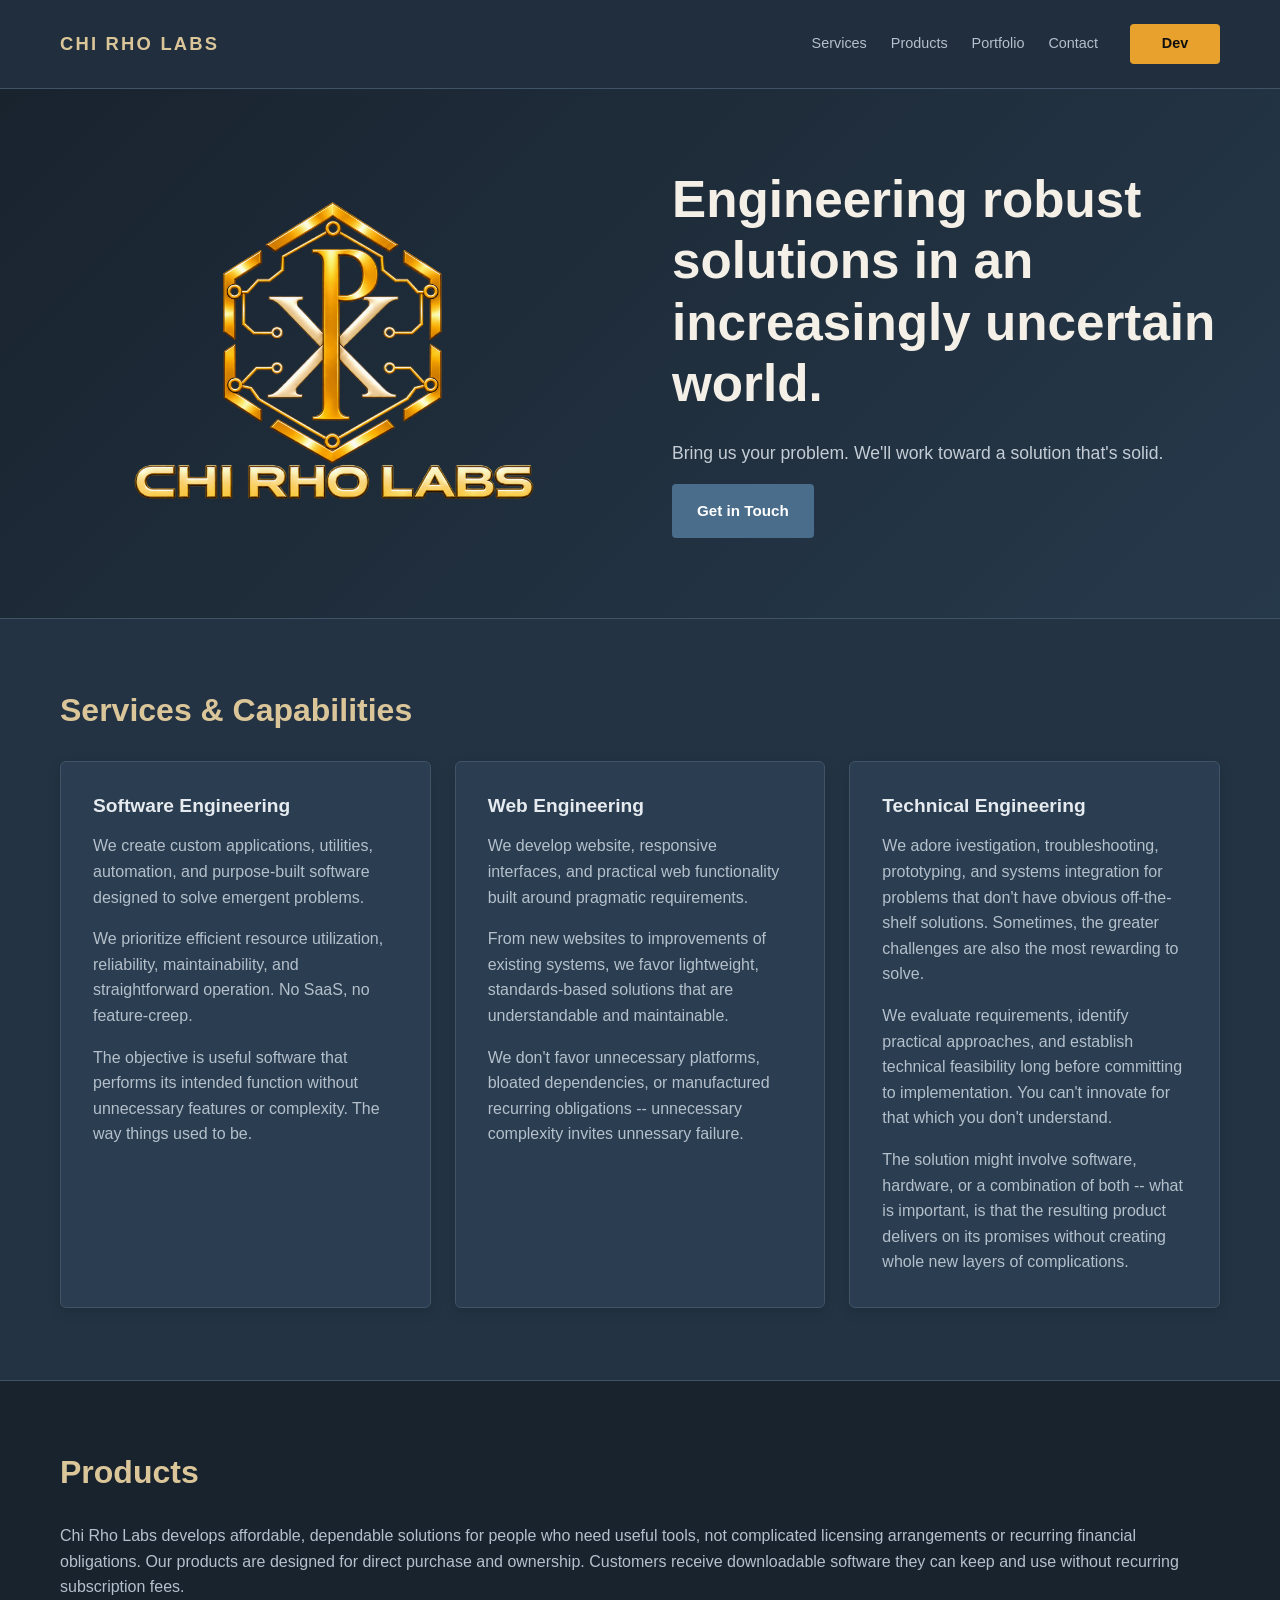
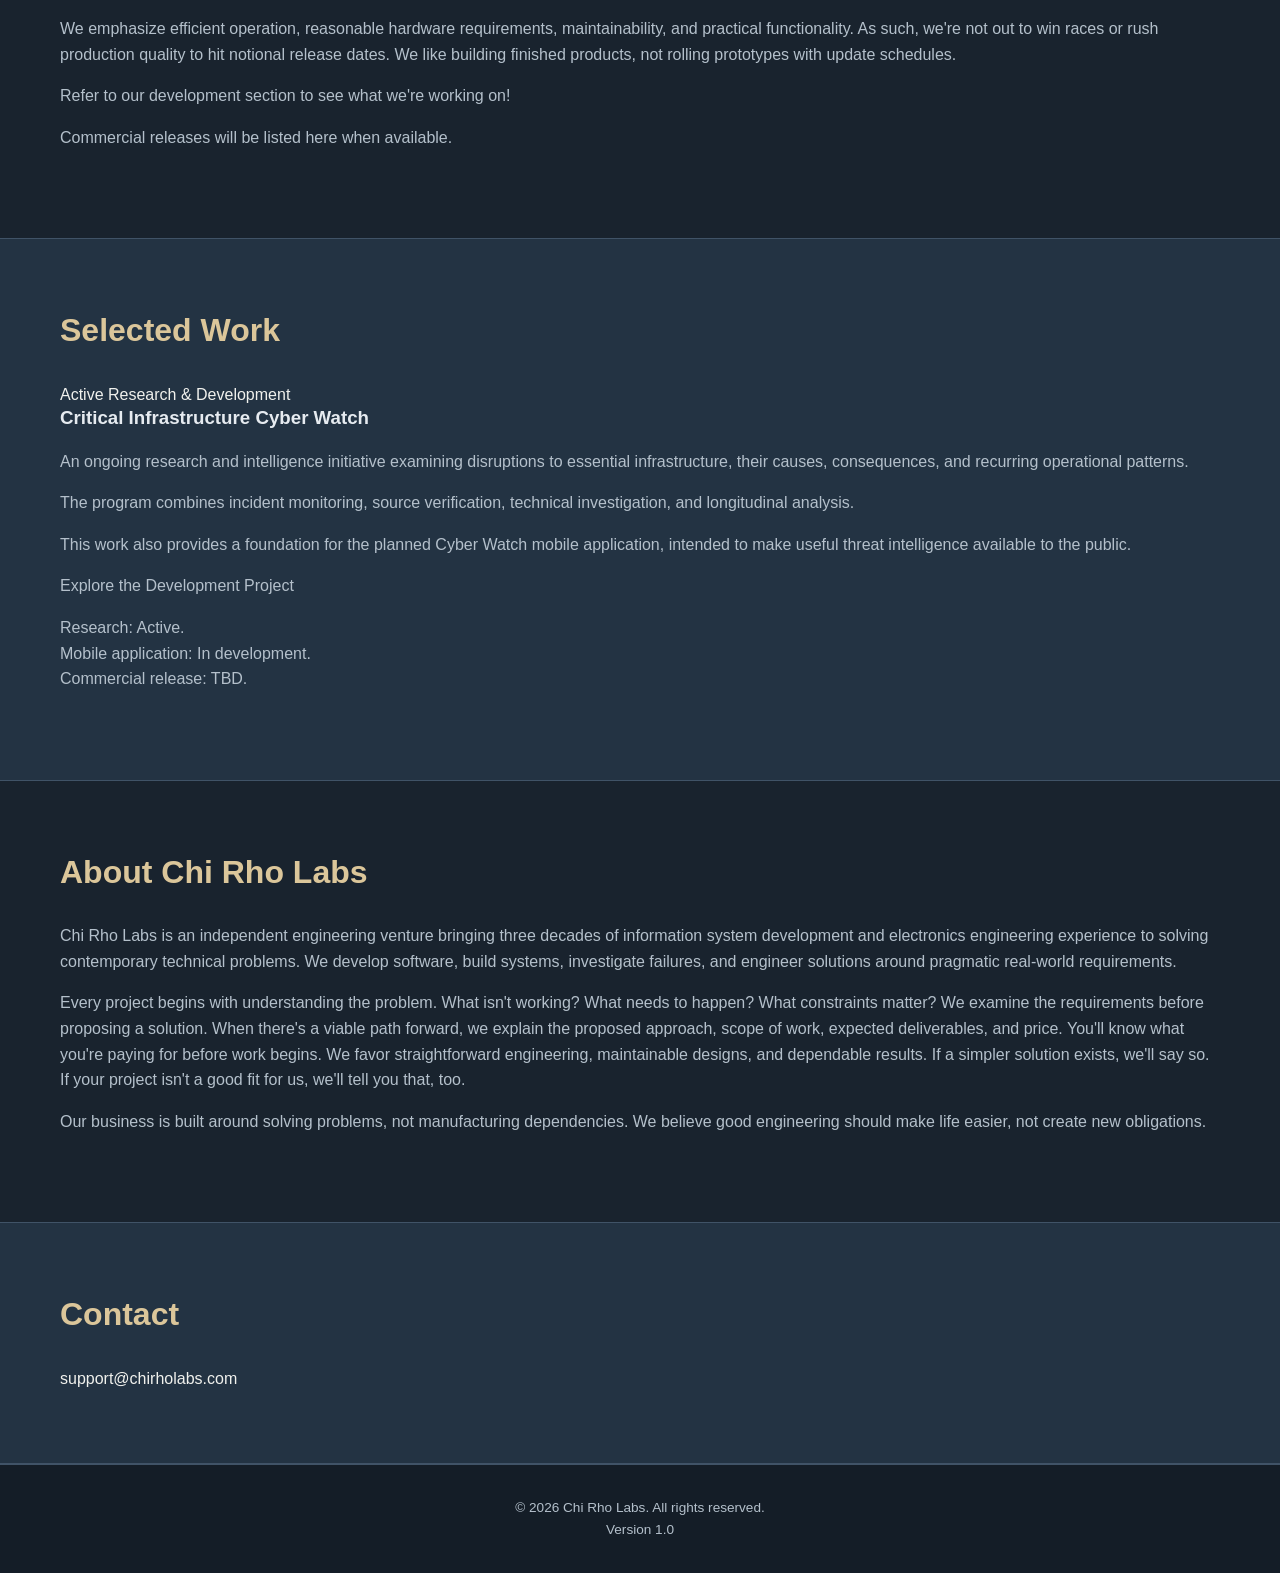
<file: index.html>
<!DOCTYPE html>
<!-- Copyright 2026 Chi Rho Labs
     Please report website deficiencies to:
     support@chirholabs.com
-->
<html lang="en">
<head>
    <meta charset="UTF-8">
    <meta name="viewport" content="width=device-width, initial-scale=1.0">
    <meta name="description" content="Chi Rho Labs develops practical solutions to technical problems.">

    <!-- Canonical URL -->
    <link rel="canonical" href="https://chirholabs.com/">

    <!-- Open Graph -->
    <meta property="og:type" content="website">
    <meta property="og:site_name" content="Chi Rho Labs">
    <meta property="og:title"
      content="Chi Rho Labs | Enterprise">
    <meta property="og:description"
      content="Practical software development,
      web engineering, and technical solutions.
      Clear scope. Dependable results.">
    <meta property="og:url"
      content="https://chirholabs.com/">

    <!-- Social sharing -->
    <meta name="twitter:card" content="summary">

    <title>Chi Rho Labs | Enterprise</title>

    <link rel="stylesheet" href="css/base.css">
    <link rel="stylesheet" href="css/enterprise.css">
</head>

<body>
    <header class="site-header">
        <div class="container header-content">
            <a class="brand" href="#home">CHI RHO LABS</a>

            <nav class="main-nav" aria-label="Main navigation">
                <a href="#services">Services</a>
                <a href="#products">Products</a>
                <a href="#portfolio">Portfolio</a>
                <a href="#contact">Contact</a>
            </nav>

            
                <a class="site-switch"
                href="../chirholabs.dev/index.html"
                title="Chi Rho Labs Development">
                Dev
                </a>

        </div>
    </header>

    <main id="home">
        <section class="hero">
            <div class="container hero-content">
                
                <div class="hero-brand">
                    <img
                    src="assets/chi_rho_full.png"
                    alt="Chi Rho Labs emblem and wordmark"
                    width="1448"
                    height="1086">
                </div>


                <div class="hero-message">
                    <h1>Engineering robust solutions in an increasingly uncertain world.</h1>
                    <p>Bring us your problem. We'll work toward a solution that's solid.</p>
                    <a class="button" href="#contact">Get in Touch</a>
                </div>
            </div>
        </section>

        <section id="services" class="section">
            <div class="container">
                <h2>Services & Capabilities</h2>
                
                <div class="card-grid">

                    <article class="card">
                        <h3>Software Engineering</h3>
                        <p>
                            We create custom applications, utilities, automation, and purpose-built software designed to
                            solve emergent problems.
                        </p>
                        <p>
                            We prioritize efficient resource utilization,
                            reliability, maintainability, and
                            straightforward operation. No SaaS, no feature-creep.
                        </p>
                        <p>
                            The objective is useful software that
                            performs its intended function without
                            unnecessary features or complexity. The way things used to be.
                        </p>
                    </article>

                    <article class="card">
                        <h3>Web Engineering</h3>
                        <p>
                            We develop website, responsive interfaces,
                            and practical web functionality built
                            around pragmatic requirements.
                        </p>
                        <p>
                            From new websites to improvements of
                            existing systems, we favor lightweight,
                            standards-based solutions that are
                            understandable and maintainable.
                        </p>
                        <p>
                            We don't favor unnecessary platforms, bloated
                            dependencies, or manufactured
                            recurring obligations -- unnecessary complexity invites unnessary failure.
                        </p>
                    </article>

                    <article class="card">
                        <h3>Technical Engineering</h3>
                        <p>
                            We adore ivestigation, troubleshooting,
                            prototyping, and systems integration
                            for problems that don't have obvious off-the-shelf solutions. Sometimes, the greater challenges are also the most rewarding to solve.
                        </p>
                        <p>
                            We evaluate requirements, identify
                            practical approaches, and establish
                            technical feasibility long before
                            committing to implementation. You can't innovate for that which you don't understand.
                        </p>
                        <p>
                            The solution might involve
                            software, hardware, or a combination
                            of both -- what is important, is that the resulting product delivers on its promises without creating whole new layers of complications.
                        </p>
                    </article>

                </div>

            </div>
        </section>

        <section id="products" class="section">
            <div class="container">
                <h2>Products</h2>
                <div class="section-copy">
                    <p>
                        Chi Rho Labs develops affordable,
                        dependable solutions for people who
                        need useful tools, not complicated
                        licensing arrangements or recurring financial obligations. Our products are designed for direct
                        purchase and ownership. Customers
                        receive downloadable software they
                        can keep and use without recurring
                        subscription fees.
                    </p>
                    <p>
                        We emphasize efficient operation,
                        reasonable hardware requirements,
                        maintainability, and practical
                        functionality. As such, we're not out to win races or rush production quality to hit notional release dates. We like building finished products, not rolling prototypes with update schedules.
                    </p>
                    <p>
                        Refer to our <a href="../chirholabs.dev/index.html">development</a> section to
                        see what we're working on!
                    </p>

                    <p class="availability-note">
                        Commercial releases will be listed here
                        when available.
                    </p>
                </div>
            </div>
        </section>

        <section id="portfolio" class="section">
            <div class="container">
                <h2>Selected Work</h2>                
                <article class="featured-project">
                    <div>
                        <span class="status-label">
                            Active Research &amp; Development
                        </span>
                        <h3>Critical Infrastructure Cyber Watch</h3>
                        <p>
                            An ongoing research and intelligence
                            initiative examining disruptions to
                            essential infrastructure, their
                            causes, consequences, and recurring
                            operational patterns.
                        </p>
                        <p>
                            The program combines incident
                            monitoring, source verification,
                            technical investigation, and
                            longitudinal analysis.
                        </p>
                        <p>
                            This work also provides a foundation
                            for the planned Cyber Watch mobile
                            application, intended to make
                            useful threat intelligence available
                            to the public.
                        </p>
                        <p>
                        <a href="../chirholabs.dev/index.html#projects">
                                Explore the Development Project</a>
                        </p>
                    </div>

                    <p class="project-note">
                        Research: Active.<br>
                        Mobile application: In development.<br>
                        Commercial release: TBD.
                    </p>
                </article>

            </div>
        </section>

        <section id="about" class="section">
            <div class="container">
                <h2>About Chi Rho Labs</h2>               
                <div class="section-copy">

                    <p>
                        Chi Rho Labs is an independent engineering
                        venture bringing three decades of information system development and electronics engineering experience to solving contemporary technical
                        problems. We develop software, build systems,
                        investigate failures, and engineer solutions
                        around pragmatic real-world requirements.
                    </p>

                    <p>
                        Every project begins with understanding the
                        problem. What isn't working? What needs to
                        happen? What constraints matter? We examine
                        the requirements before proposing a solution.
                        When there's a viable path forward, we explain
                        the proposed approach, scope of work, expected
                        deliverables, and price. You'll know what
                        you're paying for before work begins. We favor straightforward engineering, maintainable designs, and dependable results. If a simpler solution exists, we'll say so. If your project isn't a good fit for us, we'll tell you that, too.
                    </p>

                    <p>
                        Our business is built around solving problems,
                        not manufacturing dependencies. We believe
                        good engineering should make life easier,
                        not create new obligations.
                    </p>

                </div>
            </div>
        </section>

        <section id="contact" class="section">
            <div class="container">
                <h2>Contact</h2>
                <a href="mailto:support@chirholabs.com">
                support@chirholabs.com</a>
            </div>
        </section>
    </main>

    <footer class="site-footer">
        <div class="container">
            <p>&copy; 2026 Chi Rho Labs. All rights reserved.</p>
            <p>Version 1.0</p>
        </div>
    </footer>
</body>
</html>
</file>
<file: css/base.css>
/*
 * CHI RHO LABS
 * Shared Website Stylesheet
 * File: css/base.css
 *
 * Layout and typography shared between
 * Enterprise and Development.
 */

/* ---------- Global ---------- */

:root {
    font-family: Arial, Helvetica, sans-serif;
    font-size: 16px;
    line-height: 1.6;
}

* {
    box-sizing: border-box;
}

html {
    scroll-behavior: smooth;
}

body {
    margin: 0;
    min-height: 100vh;
    background: var(--bg, #171b20);
    color: var(--text, #f0f0f0);
}

a {
    color: inherit;
    text-decoration: none;
}

a:focus-visible {
    outline: 2px solid var(--accent, #7898b5);
    outline-offset: 4px;
}

h1, h2, h3, p {
    margin-top: 0;
}

h1, h2, h3 {
    line-height: 1.2;
}

h1 {
    font-size: clamp(2rem, 4vw, 3.5rem);
}

h2 {
    font-size: clamp(1.5rem, 2.5vw, 2rem);
}

p {
    color: var(--muted, #b0b5ba);
}

.container {
    width: min(100% - 3rem, 1160px);
    margin-inline: auto;
}

/* ---------- Header ---------- */

.site-header {
    background: var(--header-bg, #20262d);
    border-bottom: 1px solid var(--border, #39434d);
}

.header-content {
    display: flex;
    align-items: center;
    gap: 2rem;
    min-height: 88px;
}

.brand {
    font-size: 1.15rem;
    font-weight: 700;
    letter-spacing: 0.12em;
    white-space: nowrap;
}

.main-nav {
    display: flex;
    align-items: center;
    gap: 1.5rem;
    margin-left: auto;
}

.main-nav a {
    color: var(--muted, #b0b5ba);
    font-size: 0.9rem;
    transition: color 0.2s;
}

.main-nav a:hover {
    color: var(--accent, #7898b5);
}

/* ---------- Site Switch ---------- */

.site-switch {
    display: inline-flex;
    align-items: center;
    justify-content: center;
    min-width: 90px;
    padding: 0.55rem 1rem;
    border-radius: 4px;
    background: var(--switch-bg, #f0a020);
    color: var(--switch-text, #101010);
    font-size: 0.9rem;
    font-weight: 700;
    text-align: center;
    white-space: nowrap;
}

a.site-switch:hover {
    filter: brightness(1.15);
}

.site-switch[aria-disabled="true"] {
    opacity: 0.65;
    cursor: default;
}

/* ---------- Hero ---------- */

.hero {
    padding: 5rem 0;
    border-bottom: 1px solid var(--border, #39434d);
}

.hero-content {
    display: grid;
    grid-template-columns: 1fr 1fr;
    align-items: center;
    gap: 4rem;
    min-height: 340px;
}

.hero-brand {
    display: flex;
    align-items: center;
    justify-content: center;
}

.hero-brand img {
    display: block;
    width: 100%;
    max-width: 420px;
    height: auto;
}

.hero-message h1 {
    margin-bottom: 1.5rem;
}

.hero-message p {
    max-width: 520px;
    font-size: 1.1rem;
}

/* ---------- Buttons ---------- */

.button {
    display: inline-flex;
    align-items: center;
    justify-content: center;
    padding: 0.85rem 1.5rem;
    border: 1px solid transparent;
    border-radius: 4px;
    background: var(--button-bg, #547997);
    color: var(--button-text, #ffffff);
    font-size: 0.95rem;
    font-weight: 600;
    transition: background 0.2s, transform 0.2s;
}

.button:hover {
    background: var(--button-hover, #688da9);
    transform: translateY(-2px);
}

/* ---------- Content Sections ---------- */

.section {
    padding: 4.5rem 0;
    border-bottom: 1px solid var(--border, #39434d);
}

.section h2 {
    margin-bottom: 2rem;
}

.section:nth-child(even) {
    background: var(--surface, #20262d);
}

/* ---------- Cards ---------- */

.card-grid {
    display: grid;
    grid-template-columns: repeat(3, minmax(0, 1fr));
    gap: 1.5rem;
}

.card {
    padding: 2rem;
    background: var(--card-bg, #29333d);
    border: 1px solid var(--border, #39434d);
    border-radius: 6px;
}

.card h3 {
    margin-bottom: 1rem;
    font-size: 1.2rem;
}

.card p:last-child {
    margin-bottom: 0;
}

/* ---------- Footer ---------- */

.site-footer {
    padding: 2rem 0;
    background: var(--footer-bg, #151a20);
    text-align: center;
}

.site-footer p {
    margin: 0;
    font-size: 0.85rem;
}

/* ---------- Responsive Layout ---------- */

@media (max-width: 900px) {

    .header-content {
        flex-wrap: wrap;
        gap: 1rem;
        padding-block: 1rem;
    }

    .main-nav {
        order: 3;
        width: 100%;
        margin-left: 0;
        flex-wrap: wrap;
        gap: 1rem;
    }

    .brand {
        margin-right: auto;
    }

    .hero-content {
        grid-template-columns: 1fr;
        gap: 2rem;
    }

    .hero {
        padding: 3rem 0;
    }

    .card-grid {
        grid-template-columns: repeat(2, minmax(0, 1fr));
    }
}

@media (max-width: 600px) {

    .container {
        width: min(100% - 2rem, 1160px);
    }

    .main-nav {
        gap: 0.75rem 1.25rem;
    }

    .hero-content {
        min-height: auto;
    }

    .section {
        padding: 3rem 0;
    }

    .card-grid {
        grid-template-columns: 1fr;
    }
}

@media (prefers-reduced-motion: reduce) {

    html {
        scroll-behavior: auto;
    }

    .button,
    .main-nav a {
        transition: none;
    }

    .button:hover {
        transform: none;
    }
}
</file>
<file: css/enterprise.css>
/*
 * CHI RHO LABS
 * Enterprise Theme
 * File: css/enterprise.css
 */

:root {

    /* Backgrounds */
    --bg: #19232e;
    --header-bg: #202e3d;
    --surface: #233343;
    --card-bg: #2b3d50;
    --footer-bg: #141d27;

    /* Typography */
    --text: #f0f1ed;
    --muted: #b4c0cb;

    /* Borders and accents */
    --border: #405367;
    --accent: #a9bdd0;

    /* Primary buttons */
    --button-bg: #496d8b;
    --button-hover: #5e83a1;
    --button-text: #ffffff;

    /*
     * Destination-themed navigation switch
     * Enterprise -> Development (amber/black)
     */
    --switch-bg: #e8a12c;
    --switch-text: #101010;
}

/* ---------- Enterprise Brand ---------- */

.brand {
    color: #dbc69a;
}

.brand:hover {
    color: #f0dbb0;
}

/* ---------- Headings ---------- */

h1 {
    color: #f4f0e7;
}

h2 {
    color: #dbc69a;
}

h3 {
    color: #e6ebf0;
}

/* ---------- Hero ---------- */

.hero {
    background: linear-gradient(
        135deg,
        #19232e 0%,
        #26394b 100%
    );
}

.hero-message p {
    color: #c4cdd5;
}

/* ---------- Navigation ---------- */

.main-nav a[aria-current="page"] {
    color: #dbc69a;
}

/* ---------- Cards ---------- */

.card {
    box-shadow: 0 4px 14px rgba(0, 0, 0, 0.12);
}

.card:hover {
    border-color: #829bb2;
}

/* ---------- Footer ---------- */

.site-footer {
    border-top: 1px solid #405367;
}
</file>
